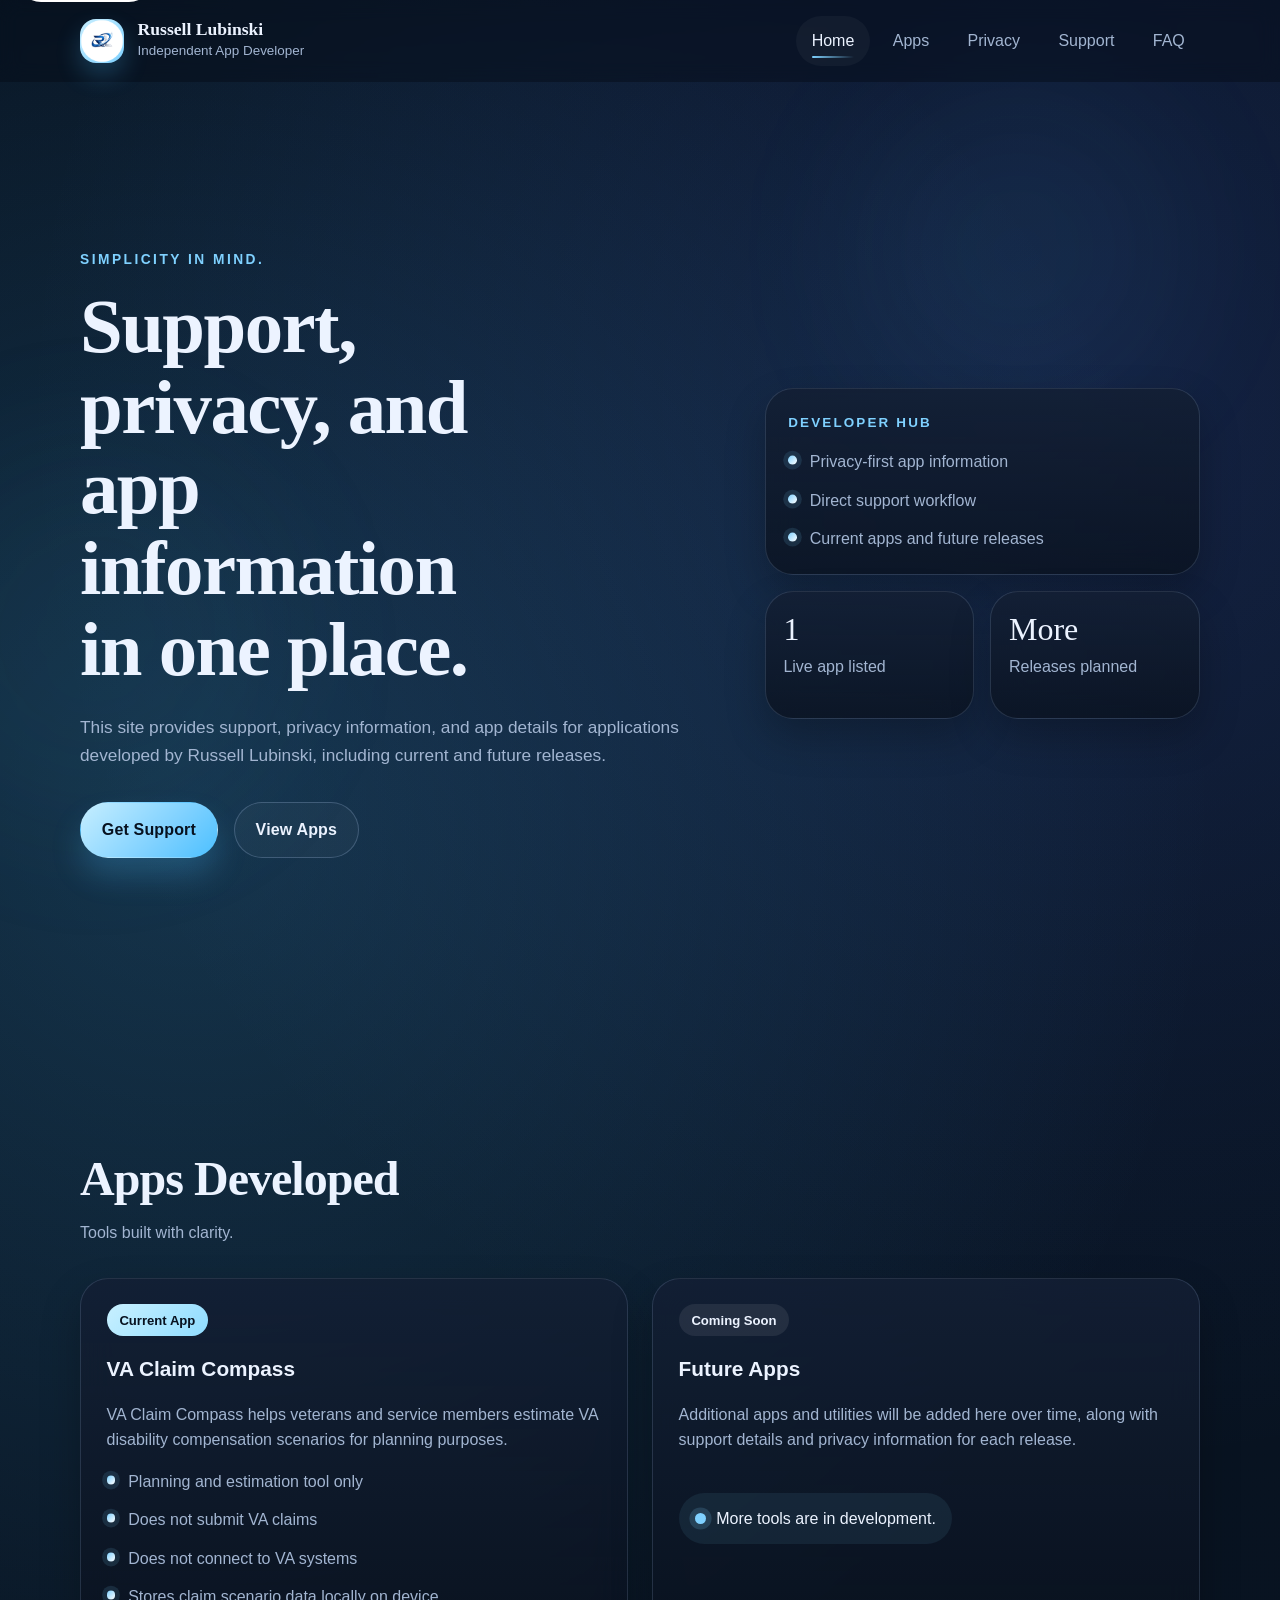
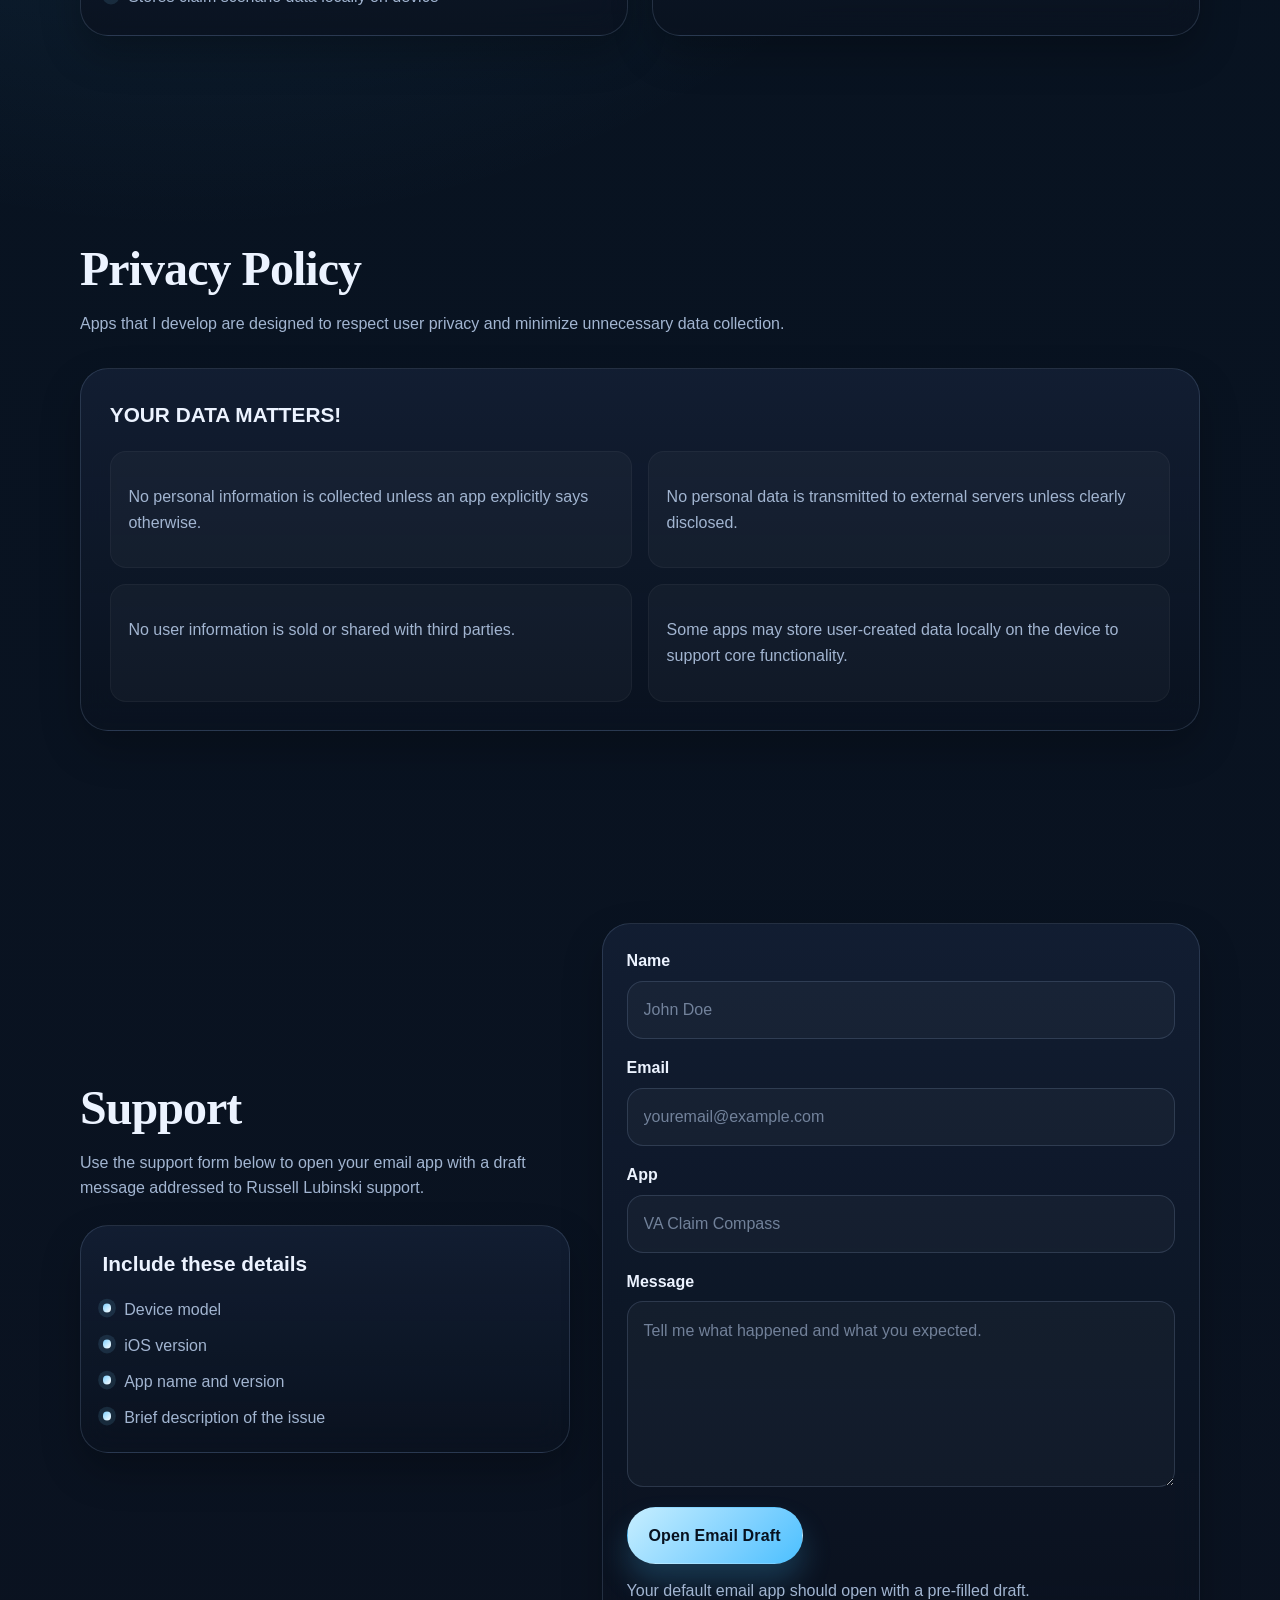
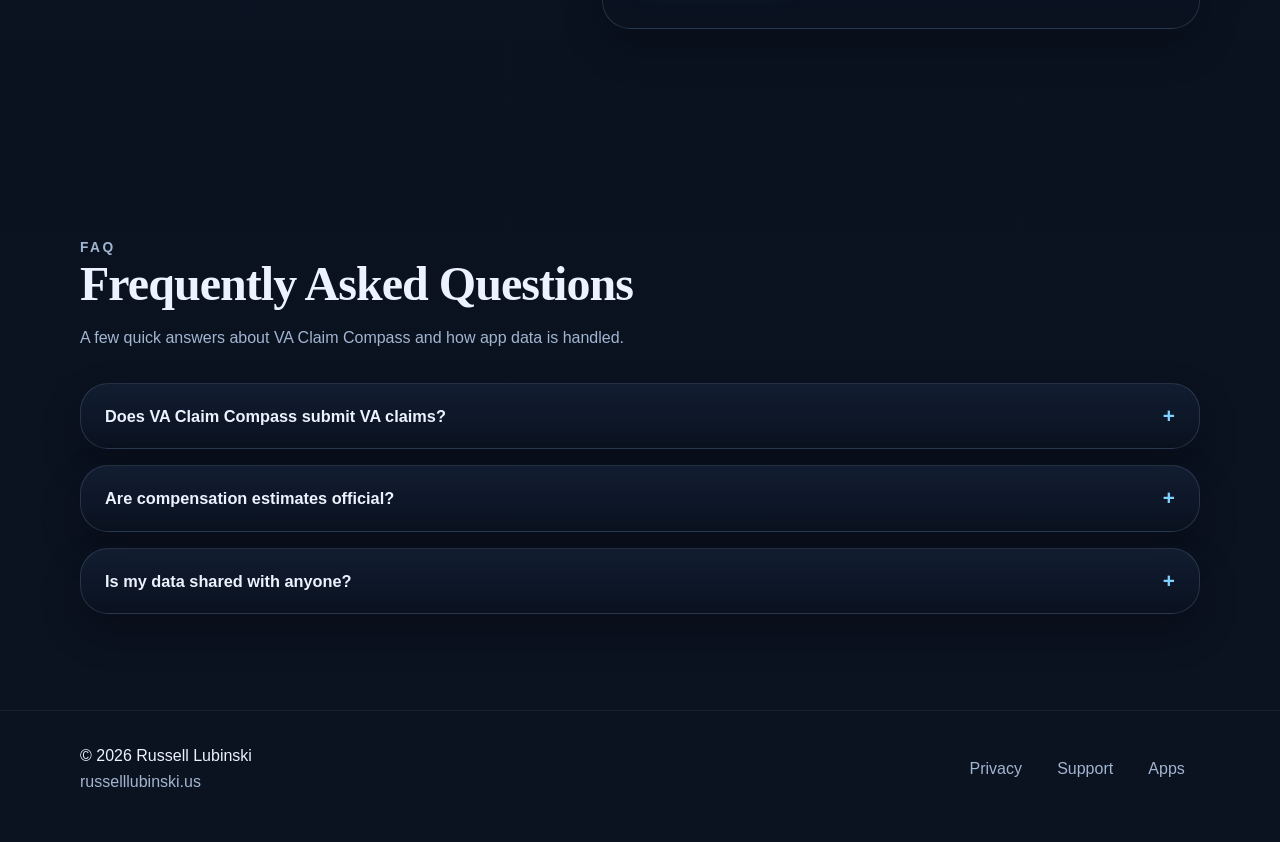
<file: index.html>
<!DOCTYPE html>
<html lang="en">

<head>
  <meta charset="UTF-8" />
  <meta name="viewport" content="width=device-width, initial-scale=1.0" />
  <meta name="description"
    content="Russell Lubinski is an independent app developer. Find app information, privacy details, support guidance, and FAQs for current and future releases." />
  <title>Russell Lubinski | Support, Privacy, and Apps</title>
  <link rel="icon" href="app-icon.png" type="image/png" />
  <link rel="apple-touch-icon" href="app-icon.png" />
  <link rel="stylesheet" href="styles.css" />
</head>

<body>
  <a class="skip-link" href="#main-content">Skip to content</a>

  <div class="site-shell">
    <header class="site-header" id="top">
      <div class="container header-inner">
        <a class="brand" href="#home" aria-label="Russell Lubinski home">
          <img class="brand-mark" src="app-icon.png" alt="Russell Lubinski app icon">
          <span class="brand-text">
            <span class="brand-name">Russell Lubinski</span>
            <span class="brand-name-subtitle">Independent App Developer</span>
          </span>
        </a>

        <button class="nav-toggle" type="button" aria-expanded="false" aria-controls="site-nav"
          aria-label="Open navigation menu">
          <span></span>
          <span></span>
          <span></span>
        </button>

        <nav class="site-nav" id="site-nav" aria-label="Primary">
          <a href="#home">Home</a>
          <a href="#apps">Apps</a>
          <a href="#privacy">Privacy</a>
          <a href="#support">Support</a>
          <a href="#faq">FAQ</a>
        </nav>
      </div>
    </header>

    <main id="main-content">
      <section class="hero section" id="home">
        <div class="container hero-grid">
          <div class="hero-copy reveal">
            <p class="eyebrow">Simplicity in mind.</p>
            <h1>Support, privacy, and app information in one place.</h1>
            <p class="hero-text">
              This site provides support, privacy information, and app
              details for applications developed by Russell Lubinski,
              including current and future releases.
            </p>
            <div class="hero-actions">
              <a class="button button-primary" href="#support">Get Support</a>
              <a class="button button-secondary" href="#apps">View Apps</a>
            </div>
          </div>

          <aside class="hero-panel reveal reveal-delay" aria-label="Site overview">
            <div class="hero-card glass-card">
              <p class="panel-label">Developer hub</p>
              <ul class="hero-points">
                <li>Privacy-first app information</li>
                <li>Direct support workflow</li>
                <li>Current apps and future releases</li>
              </ul>
            </div>
            <div class="stats-row">
              <article class="glass-card stat-card">
                <span class="stat-number">1</span>
                <span class="stat-label">Live app listed</span>
              </article>
              <article class="glass-card stat-card">
                <span class="stat-number">More</span>
                <span class="stat-label">Releases planned</span>
              </article>
            </div>
          </aside>
        </div>
      </section>

      <section class="section" id="apps" aria-labelledby="apps-title">
        <div class="container">
          <div class="section-heading reveal">
            <p class="eyebrow"> </p>
            <h2 id="apps-title">Apps Developed</h2>
            <p>
              Tools built with clarity.
            </p>
          </div>

          <div class="card-grid apps-grid">
            <article class="glass-card app-card reveal">
              <div class="card-topline">
                <span class="pill">Current App</span>
              </div>
              <h3>VA Claim Compass</h3>
              <p>
                VA Claim Compass helps veterans and service members estimate VA
                disability compensation scenarios for planning purposes.
              </p>
              <ul class="feature-list">
                <li>Planning and estimation tool only</li>
                <li>Does not submit VA claims</li>
                <li>Does not connect to VA systems</li>
                <li>Stores claim scenario data locally on device</li>
              </ul>
            </article>

            <article class="glass-card app-card reveal reveal-delay">
              <div class="card-topline">
                <span class="pill pill-muted">Coming Soon</span>
              </div>
              <h3>Future Apps</h3>
              <p>
                Additional apps and utilities will be added here over time,
                along with support details and privacy information for each
                release.
              </p>
              <div class="coming-soon-panel">
                <span class="dot" aria-hidden="true"></span>
                <span>More tools are in development.</span>
              </div>
            </article>
          </div>
        </div>
      </section>

      <section class="section" id="privacy" aria-labelledby="privacy-title">
        <div class="container">
          <div class="section-heading reveal">
            <p class="eyebrow"> </p>
            <h2 id="privacy-title">Privacy Policy</h2>
            <p>
              Apps that I develop are designed to respect user
              privacy and minimize unnecessary data collection.
            </p>
          </div>

          <article class="glass-card policy-card reveal">
            <h3>YOUR DATA MATTERS!</h3>
            <div class="policy-grid">
              <div>
                <p>
                  No personal information is collected unless an app
                  explicitly says otherwise.
                </p>
              </div>
              <div>
                <p>
                  No personal data is transmitted to external servers unless
                  clearly disclosed.
                </p>
              </div>
              <div>
                <p>
                  No user information is sold or shared with third parties.
                </p>
              </div>
              <div>
                <p>
                  Some apps may store user-created data locally on the device
                  to support core functionality.
                </p>
              </div>
            </div>
          </article>
        </div>
      </section>

      <section class="section" id="support" aria-labelledby="support-title">
        <div class="container support-layout">
          <div class="section-heading reveal support-copy">
            <p class="eyebrow"> </p>
            <h2 id="support-title">Support</h2>
            <p>
              Use the support form below to open your email app with a draft
              message addressed to Russell Lubinski support.
            </p>
            <div class="support-guidance glass-card">
              <h3>Include these details</h3>
              <ul class="feature-list compact-list">
                <li>Device model</li>
                <li>iOS version</li>
                <li>App name and version</li>
                <li>Brief description of the issue</li>
              </ul>
            </div>
          </div>

          <div class="glass-card support-card reveal reveal-delay">
            <form class="support-form" id="support-form" novalidate>
              <div class="form-row">
                <label for="name">Name</label>
                <input id="name" name="name" type="text" placeholder="John Doe" autocomplete="name" />
              </div>

              <div class="form-row">
                <label for="email">Email</label>
                <input id="email" name="email" type="email" placeholder="youremail@example.com" autocomplete="email"
                  inputmode="email" />
              </div>

              <div class="form-row">
                <label for="app">App</label>
                <input id="app" name="app" type="text" placeholder="VA Claim Compass" />
              </div>

              <div class="form-row">
                <label for="message">Message</label>
                <textarea id="message" name="message" rows="6"
                  placeholder="Tell me what happened and what you expected." required></textarea>
              </div>

              <div class="form-actions">
                <button class="button button-primary" type="submit">
                  Open Email Draft
                </button>
                <p class="form-note" id="form-note" aria-live="polite">
                  Your default email app should open with a pre-filled draft.
                </p>
              </div>
            </form>
          </div>
        </div>
      </section>

      <section class="section" id="faq" aria-labelledby="faq-title">
        <div class="container">
          <div class="section-heading reveal">
            <p class="eyebrow">FAQ</p>
            <h2 id="faq-title">Frequently Asked Questions</h2>
            <p>
              A few quick answers about VA Claim Compass and how app data is
              handled.
            </p>
          </div>

          <div class="faq-list">
            <details class="glass-card faq-item reveal">
              <summary>Does VA Claim Compass submit VA claims?</summary>
              <p>
                No. VA Claim Compass is a planning and estimation tool only. It
                does not submit claims or interact with VA systems.
              </p>
            </details>

            <details class="glass-card faq-item reveal reveal-delay">
              <summary>Are compensation estimates official?</summary>
              <p>
                No. Estimates are based on publicly available VA compensation
                tables and rating rules, but they are not official
                determinations.
              </p>
            </details>

            <details class="glass-card faq-item reveal">
              <summary>Is my data shared with anyone?</summary>
              <p>
                No. App data is not transmitted to external servers unless
                explicitly disclosed.
              </p>
            </details>
          </div>
        </div>
      </section>
    </main>

    <footer class="site-footer">
      <div class="container footer-inner">
        <div>
          <p>&copy; <span id="year"></span> Russell Lubinski</p>
          <p class="footer-domain">russelllubinski.us</p>
        </div>

        <nav class="footer-nav" aria-label="Footer">
          <a href="#privacy">Privacy</a>
          <a href="#support">Support</a>
          <a href="#apps">Apps</a>
        </nav>
      </div>
    </footer>
  </div>

  <script src="script.js"></script>
</body>

</html>
</file>
<file: styles.css>
:root {
  --bg: #07111f;
  --bg-alt: #0d1728;
  --panel: rgba(18, 30, 50, 0.72);
  --line: rgba(157, 184, 219, 0.18);
  --line-strong: rgba(157, 184, 219, 0.28);
  --text: #ecf3ff;
  --muted: #a2b5d1;
  --accent: #7fd1ff;
  --accent-strong: #4cc0ff;
  --shadow: 0 24px 60px rgba(0, 0, 0, 0.35);
  --shadow-soft: 0 18px 40px rgba(0, 0, 0, 0.24);
  --radius-xl: 28px;
  --radius-lg: 22px;
  --radius-md: 16px;
  --container: min(1120px, calc(100vw - 2rem));
  --header-height: 84px;
  --ease: 220ms ease;
}

*,
*::before,
*::after {
  box-sizing: border-box;
}

html {
  scroll-behavior: smooth;
}

body {
  margin: 0;
  min-width: 320px;
  font-family: "Segoe UI", "Avenir Next", "Helvetica Neue", sans-serif;
  color: var(--text);
  background:
    radial-gradient(circle at 15% 20%, rgba(76, 192, 255, 0.2), transparent 30%),
    radial-gradient(circle at 85% 10%, rgba(87, 123, 255, 0.16), transparent 28%),
    linear-gradient(180deg, #07111f 0%, #081321 35%, #0b1220 100%);
  line-height: 1.6;
}

body::before,
body::after {
  content: "";
  position: fixed;
  border-radius: 999px;
  filter: blur(80px);
  opacity: 0.55;
  pointer-events: none;
  z-index: -2;
}

body::before {
  width: 20rem;
  height: 20rem;
  top: 10vh;
  right: 8vw;
  background: rgba(76, 192, 255, 0.12);
  animation: floatGlow 16s ease-in-out infinite;
}

body::after {
  width: 24rem;
  height: 24rem;
  left: -6rem;
  bottom: 8vh;
  background: rgba(69, 179, 216, 0.1);
  animation: floatGlow 20s ease-in-out infinite reverse;
}

img {
  max-width: 100%;
  display: block;
}

a {
  color: inherit;
  text-decoration: none;
}

button,
input,
textarea {
  font: inherit;
}

button {
  cursor: pointer;
}

:focus-visible {
  outline: 3px solid rgba(127, 209, 255, 0.95);
  outline-offset: 3px;
}

.skip-link {
  position: absolute;
  left: 1rem;
  top: -3rem;
  z-index: 1000;
  padding: 0.75rem 1rem;
  background: #ffffff;
  color: #07111f;
  border-radius: 999px;
  transition: top var(--ease);
}

.skip-link:focus {
  top: 1rem;
}

.site-shell {
  position: relative;
  overflow: clip;
}

.site-shell::before {
  content: "";
  position: fixed;
  inset: 0;
  background-image:
    linear-gradient(rgba(255, 255, 255, 0.03) 1px, transparent 1px),
    linear-gradient(90deg, rgba(255, 255, 255, 0.03) 1px, transparent 1px);
  background-size: 5rem 5rem;
  -webkit-mask-image: radial-gradient(circle at center, black 40%, transparent 85%);
  mask-image: radial-gradient(circle at center, black 40%, transparent 85%);
  opacity: 0.15;
  pointer-events: none;
  z-index: -1;
}

.container {
  width: var(--container);
  margin: 0 auto;
}

.section {
  position: relative;
  padding: 6rem 0;
  scroll-margin-top: calc(var(--header-height) + 1rem);
}

.site-header {
  position: sticky;
  top: 0;
  z-index: 100;
  padding: 1rem 0;
  transition:
    padding var(--ease),
    background-color var(--ease),
    border-color var(--ease),
    box-shadow var(--ease),
    backdrop-filter var(--ease);
}

.site-header::before {
  content: "";
  position: absolute;
  inset: 0;
  background: rgba(6, 12, 23, 0.45);
  border-bottom: 1px solid transparent;
  backdrop-filter: blur(10px);
  transition: inherit;
  z-index: -1;
}

.site-header.is-scrolled {
  padding: 0.65rem 0;
}

.site-header.is-scrolled::before {
  background: rgba(6, 12, 23, 0.85);
  border-color: var(--line);
  box-shadow: 0 8px 28px rgba(0, 0, 0, 0.2);
  backdrop-filter: blur(18px);
}

.header-inner {
  display: flex;
  align-items: center;
  justify-content: space-between;
  gap: 1rem;
}

.brand {
  display: inline-flex;
  align-items: center;
  gap: 0.85rem;
  min-width: 0;
}

.brand-mark {
  display: grid;
  place-items: center;
  width: 2.75rem;
  height: 2.75rem;
  border-radius: 1rem;
  color: #06111e;
  font-weight: 700;
  letter-spacing: 0.03em;
  background: linear-gradient(135deg, #c6eeff 0%, #7fd1ff 100%);
  box-shadow: 0 12px 24px rgba(76, 192, 255, 0.24);
  flex-shrink: 0;
}

.brand-text {
  display: flex;
  flex-direction: column;
}

.brand-name {
  font-family: Georgia, "Times New Roman", serif;
  font-size: 1.1rem;
  font-weight: 700;
  line-height: 1.1;
}

.brand-name-subtitle,
.brand-domain {
  font-size: 0.84rem;
  color: var(--muted);
}

.site-nav {
  display: flex;
  align-items: center;
  gap: 0.5rem;
}

.site-nav a,
.footer-nav a {
  position: relative;
  padding: 0.75rem 0.95rem;
  color: var(--muted);
  border-radius: 999px;
  transition: color var(--ease), background-color var(--ease), transform var(--ease);
}

.site-nav a::after,
.footer-nav a::after {
  content: "";
  position: absolute;
  left: 0.95rem;
  right: 0.95rem;
  bottom: 0.5rem;
  height: 2px;
  border-radius: 999px;
  background: linear-gradient(90deg, var(--accent), transparent);
  transform: scaleX(0);
  transform-origin: left;
  transition: transform var(--ease);
}

.site-nav a:hover,
.site-nav a:focus-visible,
.site-nav a.is-active,
.footer-nav a:hover,
.footer-nav a:focus-visible {
  color: var(--text);
  background: rgba(255, 255, 255, 0.04);
}

.site-nav a:hover::after,
.site-nav a:focus-visible::after,
.site-nav a.is-active::after,
.footer-nav a:hover::after,
.footer-nav a:focus-visible::after {
  transform: scaleX(1);
}

.nav-toggle {
  display: none;
  width: 3rem;
  height: 3rem;
  border: 1px solid var(--line);
  border-radius: 1rem;
  background: rgba(255, 255, 255, 0.04);
  color: var(--text);
  align-items: center;
  justify-content: center;
  gap: 0.24rem;
  flex-direction: column;
  transition: transform var(--ease), background-color var(--ease), border-color var(--ease);
}

.nav-toggle:hover,
.nav-toggle:focus-visible {
  background: rgba(255, 255, 255, 0.08);
  border-color: var(--line-strong);
}

.nav-toggle span {
  width: 1.2rem;
  height: 2px;
  border-radius: 999px;
  background: currentColor;
  transition: transform var(--ease), opacity var(--ease);
}

.nav-open .nav-toggle span:nth-child(1) {
  transform: translateY(6px) rotate(45deg);
}

.nav-open .nav-toggle span:nth-child(2) {
  opacity: 0;
}

.nav-open .nav-toggle span:nth-child(3) {
  transform: translateY(-6px) rotate(-45deg);
}

.hero {
  padding-top: 5rem;
}

.hero-grid,
.support-layout {
  display: grid;
  gap: 2rem;
  align-items: center;
}

.hero-grid {
  grid-template-columns: minmax(0, 1.2fr) minmax(300px, 0.8fr);
  min-height: calc(100vh - var(--header-height) - 2rem);
}

.hero-copy h1,
.section-heading h2 {
  margin: 0;
  font-family: Georgia, "Times New Roman", serif;
  font-weight: 700;
  line-height: 1.05;
  letter-spacing: -0.02em;
}

.hero-copy h1 {
  font-size: clamp(2.8rem, 6vw, 5.25rem);
  max-width: 11ch;
}

.section-heading h2 {
  font-size: clamp(2rem, 4vw, 3rem);
}

.eyebrow {
  margin: 0 0 1rem;
  color: var(--accent);
  font-size: 0.86rem;
  font-weight: 700;
  letter-spacing: 0.18em;
  text-transform: uppercase;
}

.hero-text,
.section-heading p,
.app-card p,
.policy-card p,
.faq-item p,
.support-copy > p,
.form-note,
.footer-domain {
  color: var(--muted);
}

.hero-text {
  max-width: 38rem;
  margin: 1.5rem 0 0;
  font-size: 1.08rem;
}

.hero-actions {
  display: flex;
  flex-wrap: wrap;
  gap: 1rem;
  margin-top: 2rem;
}

.button {
  display: inline-flex;
  align-items: center;
  justify-content: center;
  min-height: 3.25rem;
  padding: 0.9rem 1.3rem;
  border-radius: 999px;
  border: 1px solid transparent;
  font-weight: 700;
  letter-spacing: 0.01em;
  transition:
    transform var(--ease),
    box-shadow var(--ease),
    background-color var(--ease),
    border-color var(--ease),
    color var(--ease);
}

.button:hover,
.button:focus-visible {
  transform: translateY(-2px);
}

.button-primary {
  color: #07111f;
  background: linear-gradient(135deg, #c6eeff 0%, #7fd1ff 60%, #4cc0ff 100%);
  box-shadow: 0 18px 30px rgba(76, 192, 255, 0.22);
}

.button-primary:hover,
.button-primary:focus-visible {
  box-shadow: 0 24px 34px rgba(76, 192, 255, 0.3);
}

.button-secondary {
  color: var(--text);
  border-color: var(--line-strong);
  background: rgba(255, 255, 255, 0.03);
}

.button-secondary:hover,
.button-secondary:focus-visible {
  border-color: rgba(127, 209, 255, 0.45);
  background: rgba(127, 209, 255, 0.08);
}

.glass-card {
  position: relative;
  background: linear-gradient(180deg, rgba(19, 31, 52, 0.88), rgba(10, 18, 31, 0.78));
  border: 1px solid var(--line);
  border-radius: var(--radius-xl);
  box-shadow: var(--shadow-soft);
  backdrop-filter: blur(16px);
}

.hero-card,
.support-card,
.policy-card,
.app-card,
.faq-item,
.support-guidance,
.stat-card {
  transition:
    transform var(--ease),
    border-color var(--ease),
    box-shadow var(--ease),
    background-color var(--ease);
}

.hero-card:hover,
.support-card:hover,
.policy-card:hover,
.app-card:hover,
.faq-item:hover,
.support-guidance:hover,
.stat-card:hover {
  transform: translateY(-4px);
  border-color: var(--line-strong);
  box-shadow: var(--shadow);
}

.hero-panel {
  display: grid;
  gap: 1rem;
}

.hero-card {
  padding: 1.4rem;
}

.panel-label {
  margin: 0;
  font-size: 0.84rem;
  font-weight: 700;
  letter-spacing: 0.16em;
  text-transform: uppercase;
  color: var(--accent);
}

.hero-points,
.feature-list {
  margin: 1rem 0 0;
  padding: 0;
  list-style: none;
}

.hero-points li,
.feature-list li {
  position: relative;
  padding-left: 1.35rem;
  color: var(--muted);
}

.hero-points li + li,
.feature-list li + li {
  margin-top: 0.8rem;
}

.hero-points li::before,
.feature-list li::before {
  content: "";
  position: absolute;
  left: 0;
  top: 0.7em;
  width: 0.55rem;
  height: 0.55rem;
  border-radius: 50%;
  background: linear-gradient(135deg, var(--accent), #ffffff);
  box-shadow: 0 0 0 0.3rem rgba(127, 209, 255, 0.12);
  transform: translateY(-50%);
}

.stats-row {
  display: grid;
  grid-template-columns: repeat(2, minmax(0, 1fr));
  gap: 1rem;
}

.stat-card {
  padding: 1.3rem 1.1rem;
  min-height: 8rem;
}

.stat-number {
  display: block;
  font-family: Georgia, "Times New Roman", serif;
  font-size: 2rem;
  line-height: 1;
}

.stat-label {
  display: block;
  margin-top: 0.55rem;
  color: var(--muted);
}

.section-heading {
  max-width: 45rem;
  margin-bottom: 2rem;
}

.section-heading p {
  margin: 1rem 0 0;
}

.card-grid {
  display: grid;
  grid-template-columns: repeat(2, minmax(0, 1fr));
  gap: 1.5rem;
}

.app-card {
  padding: 1.6rem;
}

.card-topline {
  margin-bottom: 1rem;
}

.pill {
  display: inline-flex;
  align-items: center;
  min-height: 2rem;
  padding: 0.35rem 0.8rem;
  border-radius: 999px;
  color: #07111f;
  background: linear-gradient(135deg, #c8f0ff 0%, #8fdcff 100%);
  font-size: 0.82rem;
  font-weight: 700;
}

.pill-muted {
  color: var(--text);
  background: rgba(255, 255, 255, 0.08);
}

.app-card h3,
.policy-card h3,
.support-guidance h3 {
  margin: 0 0 0.85rem;
  font-size: 1.3rem;
}

.coming-soon-panel {
  display: inline-flex;
  align-items: center;
  gap: 0.65rem;
  margin-top: 1.5rem;
  padding: 0.8rem 1rem;
  border-radius: 999px;
  background: rgba(127, 209, 255, 0.08);
  color: var(--text);
}

.dot {
  width: 0.7rem;
  height: 0.7rem;
  border-radius: 50%;
  background: var(--accent);
  box-shadow: 0 0 0 0.35rem rgba(127, 209, 255, 0.16);
}

.policy-card {
  padding: 1.8rem;
}

.policy-grid {
  display: grid;
  grid-template-columns: repeat(2, minmax(0, 1fr));
  gap: 1rem;
  margin-top: 1.25rem;
}

.policy-grid > div {
  padding: 1rem 1.1rem;
  border-radius: var(--radius-md);
  background: rgba(255, 255, 255, 0.03);
  border: 1px solid rgba(255, 255, 255, 0.04);
}

.support-layout {
  grid-template-columns: minmax(0, 0.9fr) minmax(320px, 1.1fr);
}

.support-guidance {
  margin-top: 1.5rem;
  padding: 1.35rem;
}

.compact-list li + li {
  margin-top: 0.65rem;
}

.support-card {
  padding: 1.5rem;
}

.support-form {
  display: grid;
  gap: 1rem;
}

.form-row {
  display: grid;
  gap: 0.45rem;
}

.form-row label {
  font-weight: 600;
}

.form-row input,
.form-row textarea {
  width: 100%;
  padding: 0.95rem 1rem;
  border: 1px solid var(--line);
  border-radius: var(--radius-md);
  color: var(--text);
  background: rgba(255, 255, 255, 0.03);
  transition: border-color var(--ease), box-shadow var(--ease), background-color var(--ease);
}

.form-row input::placeholder,
.form-row textarea::placeholder {
  color: rgba(162, 181, 209, 0.66);
}

.form-row input:hover,
.form-row textarea:hover,
.form-row input:focus,
.form-row textarea:focus {
  border-color: rgba(127, 209, 255, 0.45);
  background: rgba(127, 209, 255, 0.05);
  box-shadow: 0 0 0 0.25rem rgba(127, 209, 255, 0.08);
  outline: none;
}

.form-actions {
  display: flex;
  flex-direction: column;
  align-items: flex-start;
  gap: 0.9rem;
  margin-top: 0.25rem;
}

.form-note {
  margin: 0;
}

.form-note.is-error {
  color: #ffb6b6;
}

.faq-list {
  display: grid;
  gap: 1rem;
}

.faq-item {
  padding: 0;
  overflow: hidden;
}

.faq-item summary {
  list-style: none;
  padding: 1.2rem 1.5rem;
  font-size: 1.02rem;
  font-weight: 700;
  cursor: pointer;
  position: relative;
}

.faq-item summary::-webkit-details-marker {
  display: none;
}

.faq-item summary::after {
  content: "+";
  position: absolute;
  right: 1.5rem;
  top: 50%;
  transform: translateY(-50%);
  color: var(--accent);
  font-size: 1.3rem;
  transition: transform var(--ease);
}

.faq-item[open] summary::after {
  transform: translateY(-50%) rotate(45deg);
}

.faq-item p {
  margin: 0;
  padding: 0 1.5rem 1.4rem;
}

.site-footer {
  padding: 2rem 0 3rem;
  border-top: 1px solid rgba(255, 255, 255, 0.06);
}

.footer-inner {
  display: flex;
  align-items: center;
  justify-content: space-between;
  gap: 1rem;
}

.footer-inner p {
  margin: 0;
}

.footer-nav {
  display: flex;
  flex-wrap: wrap;
  gap: 0.3rem;
}

.reveal {
  opacity: 0;
  transform: translateY(24px);
  transition: opacity 700ms ease, transform 700ms ease;
}

.reveal-delay {
  transition-delay: 140ms;
}

.reveal.is-visible {
  opacity: 1;
  transform: translateY(0);
}

@keyframes floatGlow {
  0%,
  100% {
    transform: translate3d(0, 0, 0) scale(1);
  }
  50% {
    transform: translate3d(0, -18px, 0) scale(1.05);
  }
}

@media (max-width: 900px) {
  .section {
    padding: 5rem 0;
  }

  .hero-grid,
  .support-layout,
  .card-grid,
  .policy-grid {
    grid-template-columns: 1fr;
  }

  .hero-grid {
    min-height: auto;
  }

  .hero-copy h1 {
    max-width: 12ch;
  }

  .site-nav {
    position: absolute;
    top: calc(100% + 0.75rem);
    right: 1rem;
    left: 1rem;
    padding: 0.8rem;
    flex-direction: column;
    align-items: stretch;
    background: rgba(8, 14, 25, 0.95);
    border: 1px solid var(--line);
    border-radius: 1.25rem;
    box-shadow: var(--shadow-soft);
    backdrop-filter: blur(18px);
    opacity: 0;
    transform: translateY(-10px);
    pointer-events: none;
    transition: opacity var(--ease), transform var(--ease);
  }

  .nav-open .site-nav {
    opacity: 1;
    transform: translateY(0);
    pointer-events: auto;
  }

  .site-nav a {
    width: 100%;
  }

  .nav-toggle {
    display: inline-flex;
  }
}

@media (max-width: 640px) {
  :root {
    --container: min(100vw - 1.25rem, 100%);
  }

  .site-header {
    padding: 0.75rem 0;
  }

  .brand-mark {
    width: 2.45rem;
    height: 2.45rem;
    border-radius: 0.85rem;
  }

  .brand-name {
    font-size: 1rem;
  }

  .hero {
    padding-top: 4rem;
  }

  .hero-copy h1 {
    font-size: clamp(2.35rem, 11vw, 3.5rem);
  }

  .hero-actions,
  .stats-row,
  .footer-inner {
    grid-template-columns: 1fr;
    flex-direction: column;
    align-items: stretch;
  }

  .button {
    width: 100%;
  }

  .stats-row {
    display: grid;
  }

  .policy-card,
  .app-card,
  .support-card,
  .support-guidance,
  .hero-card {
    padding: 1.25rem;
  }

  .faq-item summary,
  .faq-item p {
    padding-left: 1.1rem;
    padding-right: 1.1rem;
  }

  .footer-nav {
    justify-content: flex-start;
  }
}

@media (prefers-reduced-motion: reduce) {
  html {
    scroll-behavior: auto;
  }

  *,
  *::before,
  *::after {
    animation-duration: 0.01ms !important;
    animation-iteration-count: 1 !important;
    transition-duration: 0.01ms !important;
    scroll-behavior: auto !important;
  }

  .reveal {
    opacity: 1;
    transform: none;
  }
}
</file>
